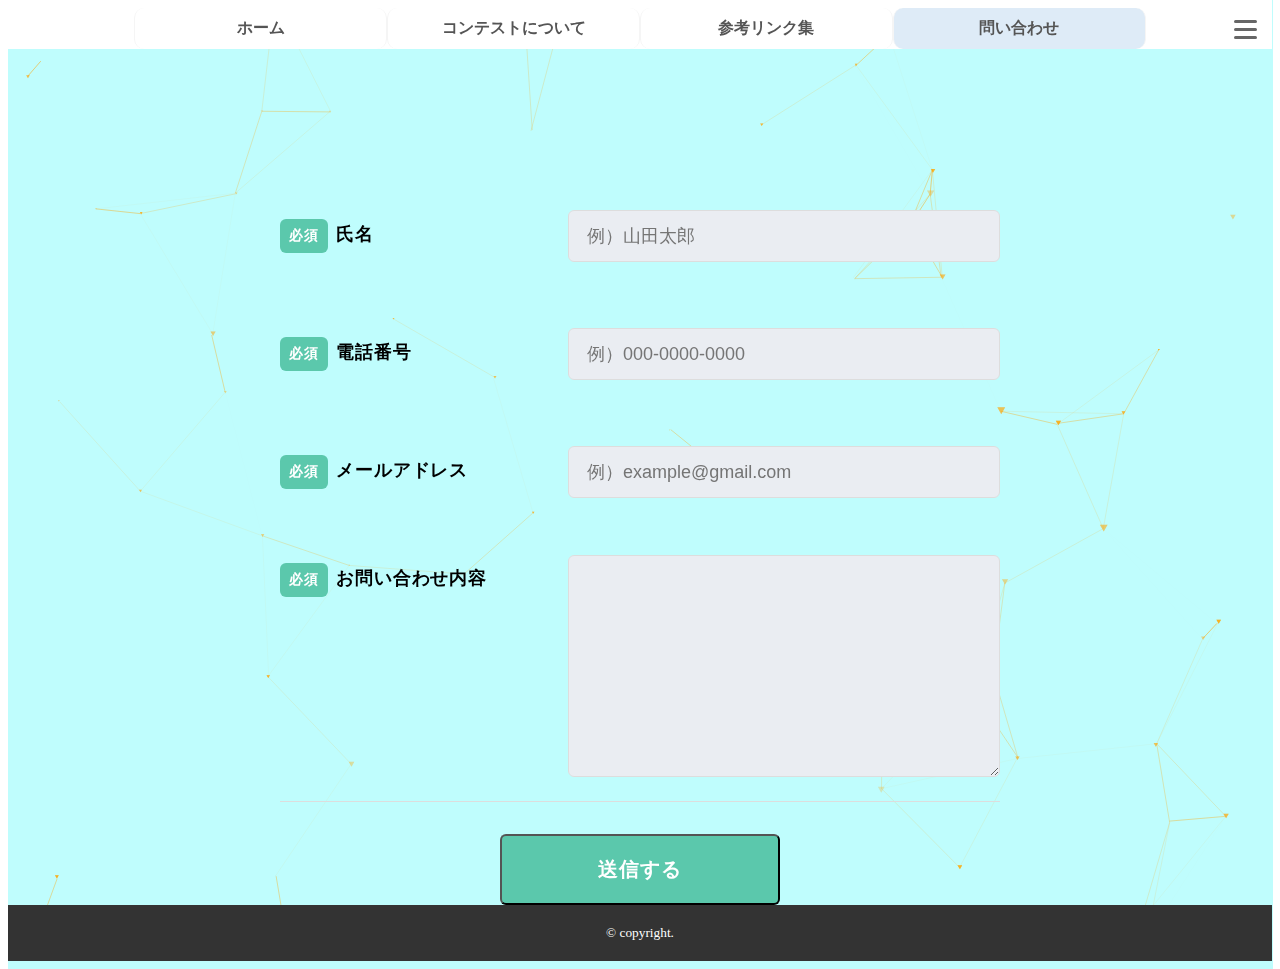
<file: PD/contact/Contact.html>
<!DOCTYPE html>
<html lang="ja">

<head>
    <meta charset="UTF-8" />
    <meta name="viewport" content="width=device-width, initial-scale=1.0" />
    <title>問い合わせ</title>
    <link rel="stylesheet" href="../menustyle.css" >
    <link rel="stylesheet" href="./Contact.css" >
    <script src="https://code.jquery.com/jquery-3.4.1.min.js" integrity="sha256-CSXorXvZcTkaix6Yvo6HppcZGetbYMGWSFlBw8HfCJo=" crossorigin="anonymous"></script>
    
</head>

<body>
  <div id="particles-js"></div>
  <div id="wrapper">
    <nav class="head">
        <ul>
        <li><a href="../home/home.php">ホーム</a></li>
        <li><a href="../detail/index.html">コンテストについて</a></li>
        <li><a href="../reference/reference.html">参考リンク集</a></li>
        <li class="current"><a href="Contact.html">問い合わせ</a></li>
        </ul>
    </nav>
    <div class="openbtn1"><span></span><span></span><span></span></div>
        <nav id="g-nav">
        <div id="g-nav-list"><!--ナビの数が増えた場合縦スクロールする-->
        <ul>  
        <li><a href="/home/home.php">ホーム</a></li>  
        <li><a href="/detail/index.html">コンテストについて</a></li>  
        <li><a href="/reference/reference.html">参考リンク集</a></li>  
        <li><a href="/contact/Contact.html">問い合わせ</a></li>  
        <li><a href="/public/register/imgregister.php">投稿</a></li> 
        <li><a href="/public/vote/imgdisplay.php">投票</a></li> 
        </ul>
        </div>
        </nav>
    <div class="Form">
      <form method="post" action="./AfterContact.html">
        <div class="Form-Item">
        </div>
        <div class="Form-Item">
          <p class="Form-Item-Label"><span class="Form-Item-Label-Required">必須</span>氏名</p>
          <input type="text" class="Form-Item-Input" placeholder="例）山田太郎">
        </div>
        <div class="Form-Item">
          <p class="Form-Item-Label"><span class="Form-Item-Label-Required">必須</span>電話番号</p>
          <input type="text" class="Form-Item-Input" placeholder="例）000-0000-0000">
        </div>
        <div class="Form-Item">
          <p class="Form-Item-Label"><span class="Form-Item-Label-Required">必須</span>メールアドレス</p>
          <input type="email" class="Form-Item-Input" placeholder="例）example@gmail.com">
        </div>
        <div class="Form-Item">
          <p class="Form-Item-Label isMsg"><span class="Form-Item-Label-Required">必須</span>お問い合わせ内容</p>
          <textarea class="Form-Item-Textarea"></textarea>
        </div>
        <input type="submit" class="Form-Btn" value="送信する">
      </form>  
    </div>
    
  </div>
  <footer id="footer">
          <p id="page-top"><a href="#">Page Top</a></p> 
      <small>&copy; copyright.</small>  
  </footer>
  
  <script src="../js/app.js"></script>
  <script src="../js/particles.js"></script>
  <script src="../js/pagetop.js"></script>
  <script src="../js/nav.js"></script>
</body>

</html>
</file>
<file: PD/menustyle.css>
ul{
    display: table;
    margin: 0 auto;
    padding: 0;
    width: 100%;
    text-align: center;
  }
  
  ul li{
    display: table-cell;
    min-width: 50px;
    width: 25%;
  }
  
  ul li a{
    display: block;
    width: 100%;
    padding: 10px 0;
    text-decoration: none;
    color: #555;
    font-weight: bold;
  }
  
  ul li.current{
    background-color: #DEEBF7;
  }
  
  ul li.current a{
    color: #555;
  }
  
  ul li:hover{
    background-color: #FFF2CC;
  }
</file>
<file: PD/contact/Contact.css>
.Form {
    margin-top: 80px;
    margin-left: auto;
    margin-right: auto;
    max-width: 720px;
  }
  @media screen and (max-width: 480px) {
    .Form {
      margin-top: 40px;
    }
  }
  .Form-Item {
    padding-top: 24px;
    padding-bottom: 24px;
    width: 100%;
    display: flex;
    align-items: center;
  }
  @media screen and (max-width: 480px) {
    .Form-Item {
      padding-left: 14px;
      padding-right: 14px;
      padding-top: 16px;
      padding-bottom: 16px;
      flex-wrap: wrap;
    }
  }
  .Form-Item:nth-child(5) {
    border-bottom: 1px solid #ddd;
  }
  .Form-Item-Label {
    width: 100%;
    max-width: 248px;
    letter-spacing: 0.05em;
    font-weight: bold;
    font-size: 18px;
  }
  @media screen and (max-width: 480px) {
    .Form-Item-Label {
      max-width: inherit;
      display: flex;
      align-items: center;
      font-size: 15px;
    }
  }
  .Form-Item-Label.isMsg {
    margin-top: 8px;
    margin-bottom: auto;
  }
  @media screen and (max-width: 480px) {
    .Form-Item-Label.isMsg {
      margin-top: 0;
    }
  }
  .Form-Item-Label-Required {
    border-radius: 6px;
    margin-right: 8px;
    padding-top: 8px;
    padding-bottom: 8px;
    width: 48px;
    display: inline-block;
    text-align: center;
    background: #5bc8ac;
    color: #fff;
    font-size: 14px;
  }
  @media screen and (max-width: 480px) {
    .Form-Item-Label-Required {
      border-radius: 4px;
      padding-top: 4px;
      padding-bottom: 4px;
      width: 32px;
      font-size: 10px;
    }
  }
  .Form-Item-Input {
    border: 1px solid #ddd;
    border-radius: 6px;
    margin-left: 40px;
    padding-left: 1em;
    padding-right: 1em;
    height: 48px;
    flex: 1;
    width: 100%;
    max-width: 410px;
    background: #eaedf2;
    font-size: 18px;
  }
  @media screen and (max-width: 480px) {
    .Form-Item-Input {
      margin-left: 0;
      margin-top: 18px;
      height: 40px;
      flex: inherit;
      font-size: 15px;
    }
  }
  .Form-Item-Textarea {
    border: 1px solid #ddd;
    border-radius: 6px;
    margin-left: 40px;
    padding-left: 1em;
    padding-right: 1em;
    height: 216px;
    flex: 1;
    width: 100%;
    max-width: 410px;
    background: #eaedf2;
    font-size: 18px;
  }
  @media screen and (max-width: 480px) {
    .Form-Item-Textarea {
      margin-top: 18px;
      margin-left: 0;
      height: 200px;
      flex: inherit;
      font-size: 15px;
    }
  }
  .Form-Btn {
    border-radius: 6px;
    margin-top: 32px;
    margin-left: auto;
    margin-right: auto;
    padding-top: 20px;
    padding-bottom: 20px;
    width: 280px;
    display: block;
    letter-spacing: 0.05em;
    background: #5bc8ac;
    color: #fff;
    font-weight: bold;
    font-size: 20px;
  }
  @media screen and (max-width: 480px) {
    .Form-Btn {
      margin-top: 24px;
      padding-top: 8px;
      padding-bottom: 8px;
      width: 160px;
      font-size: 16px;
    }
  }


/*ヘッダー*/
  nav.head {
  background-color: white;
  margin-top: -10px;
  padding-top: 10px;
}

nav.head ul{
  background-color: white;
    display: table;
    margin: 0 auto;
    padding: 0;
    margin-left: auto;
    margin-right: auto;
    width: 80%;
    text-align: center;
    }
    nav.head ul li{
    display: table-cell;
    min-width: 50px;
    width: 25%;
    
    border-left:1px whitesmoke solid;
    border-right: 1px whitesmoke solid;
    border-radius: 10px;
    }
    nav.head ul li a{
    display: block;
    width: 100%;
    padding: 10px 0;
    text-decoration: none;
    color: #555;
    font-weight: bold;
    }
    nav.head ul li.current{
    background-color: #DEEBF7;
    }
    nav.head ul li.current a{
    color: #555;
    }
    nav.head ul li:hover{
    background-color: #FFF2CC;
    }

/*========= particle js を描画するエリア設定 ===============*/

canvas {
  display: block;
}
#particles-js{ 
  position:fixed;/*描画固定*/
  z-index:-1;/*描画を一番下に*/
  width: 98.8%;
  height: 110%;
  background-color: rgb(191, 253, 253);
  margin: 0;
  top: -10px;
}

#wrapper{
  position: relative;/*描画を#particles-jsよりも上にするためposition:relative;を指定*/
  
  z-index: 1;/*z-indexの数字を大きくすることで描画を#particles-jsよりも上に*/
  width:100%;
  height: 100%;
}
/*========= ページトップのためのCSS ===============*/

/*リンクの形状*/
#page-top a{
  display: flex;
  justify-content:center;
  align-items:center;
  background:#942D2F;
  border-radius: 5px;
  width: 60px;
  height: 60px;
  color: #fff;
  text-align: center;
  text-transform: uppercase; 
  text-decoration: none;
  font-size:0.6rem;
  transition:all 0.3s;
  right: 10px;
}

#page-top a:hover{
  background: #777;
}

/*リンクを右下に固定*/
#page-top {
position: fixed;
right: 10px;
bottom:10px;
z-index: 2;
  /*はじめは非表示*/
opacity: 0;
transform: translateY(100px);
}

/*　上に上がる動き　*/

#page-top.UpMove{
animation: UpAnime 0.5s forwards;
}
@keyframes UpAnime{
from {
  opacity: 0;
transform: translateY(100px);
}
to {
  opacity: 1;
transform: translateY(0);
}
}

/*　下に下がる動き　*/

#page-top.DownMove{
animation: DownAnime 0.5s forwards;
}
@keyframes DownAnime{
from {
  opacity: 1;
transform: translateY(0);
}
to {
  opacity: 1;
transform: translateY(100px);
}
}
#footer{
  position: relative;
  z-index: 2;
}
small{
  background:#333;
  color:#fff;
  display: block;
  text-align: center;
  padding:20px;
}
/*========= ナビゲーションのためのCSS ===============*/

#g-nav{
  /*position:fixed;にし、z-indexの数値を大きくして前面へ*/
  position:fixed;
  z-index: 999;
  /*ナビのスタート位置と形状*/
top:0;
  right: -20%;
width:20%;
  height: 100vh;/*ナビの高さ*/
background:rgba(207, 255, 209, 0.747);
  /*動き*/
transition: all 0.6s;
}

/*アクティブクラスがついたら位置を0に*/
#g-nav.panelactive{
  right: 0;
}

/*ナビゲーションの縦スクロール*/
#g-nav.panelactive #g-nav-list{
  /*ナビの数が増えた場合縦スクロール*/
  position: fixed;
  z-index: 999; 
  width: 20%;
  height: 100vh;/*表示する高さ*/
  overflow: hidden;
  -webkit-overflow-scrolling: touch;
}

/*ナビゲーション*/
#g-nav ul {
  /*ナビゲーション天地中央揃え*/
  position: absolute;
  z-index: 999;
  top:50%;
  left:50%;
  transform: translate(-50%,-50%);
  text-align: center;
  width: 100%;
  overflow: hidden;
}

/*リストのレイアウト設定*/

#g-nav li{
  display: block;
  list-style: none;
  text-align: center;
  overflow: hidden;
  width: 80%;
  margin-left: auto;
  margin-right: auto;
}
#g-nav li:hover{
  background-color: rgba(141, 247, 241, 0.74);
}
#g-nav li a{
color: #333;
text-decoration: none;
padding:10px;
display: block;
letter-spacing: 0.1em;
font-weight: bold;
overflow: hidden;
text-align: center;
}

/*========= ボタンのためのCSS ===============*/
.openbtn1{
position:fixed;
  z-index: 9999;/*ボタンを最前面に*/
top:5px;
right: 10px;
cursor: pointer;
  width: 50px;
  height:50px;
}

/*×に変化*/  
.openbtn1 span{
  display: inline-block;
  transition: all .4s;
  position: absolute;
  left: 14px;
  height: 3px;
  border-radius: 2px;
background-color: #666;
  width: 45%;
}

.openbtn1 span:nth-of-type(1) {
top:15px; 
}

.openbtn1 span:nth-of-type(2) {
top:23px;
}

.openbtn1 span:nth-of-type(3) {
top:31px;
}

.openbtn1.active span:nth-of-type(1) {
  top: 18px;
  left: 18px;
  transform: translateY(6px) rotate(-45deg);
  width: 30%;
}

.openbtn1.active span:nth-of-type(2) {
opacity: 0;
}

.openbtn1.active span:nth-of-type(3){
  top: 30px;
  left: 18px;
  transform: translateY(-6px) rotate(45deg);
  width: 30%;
}
</file>
